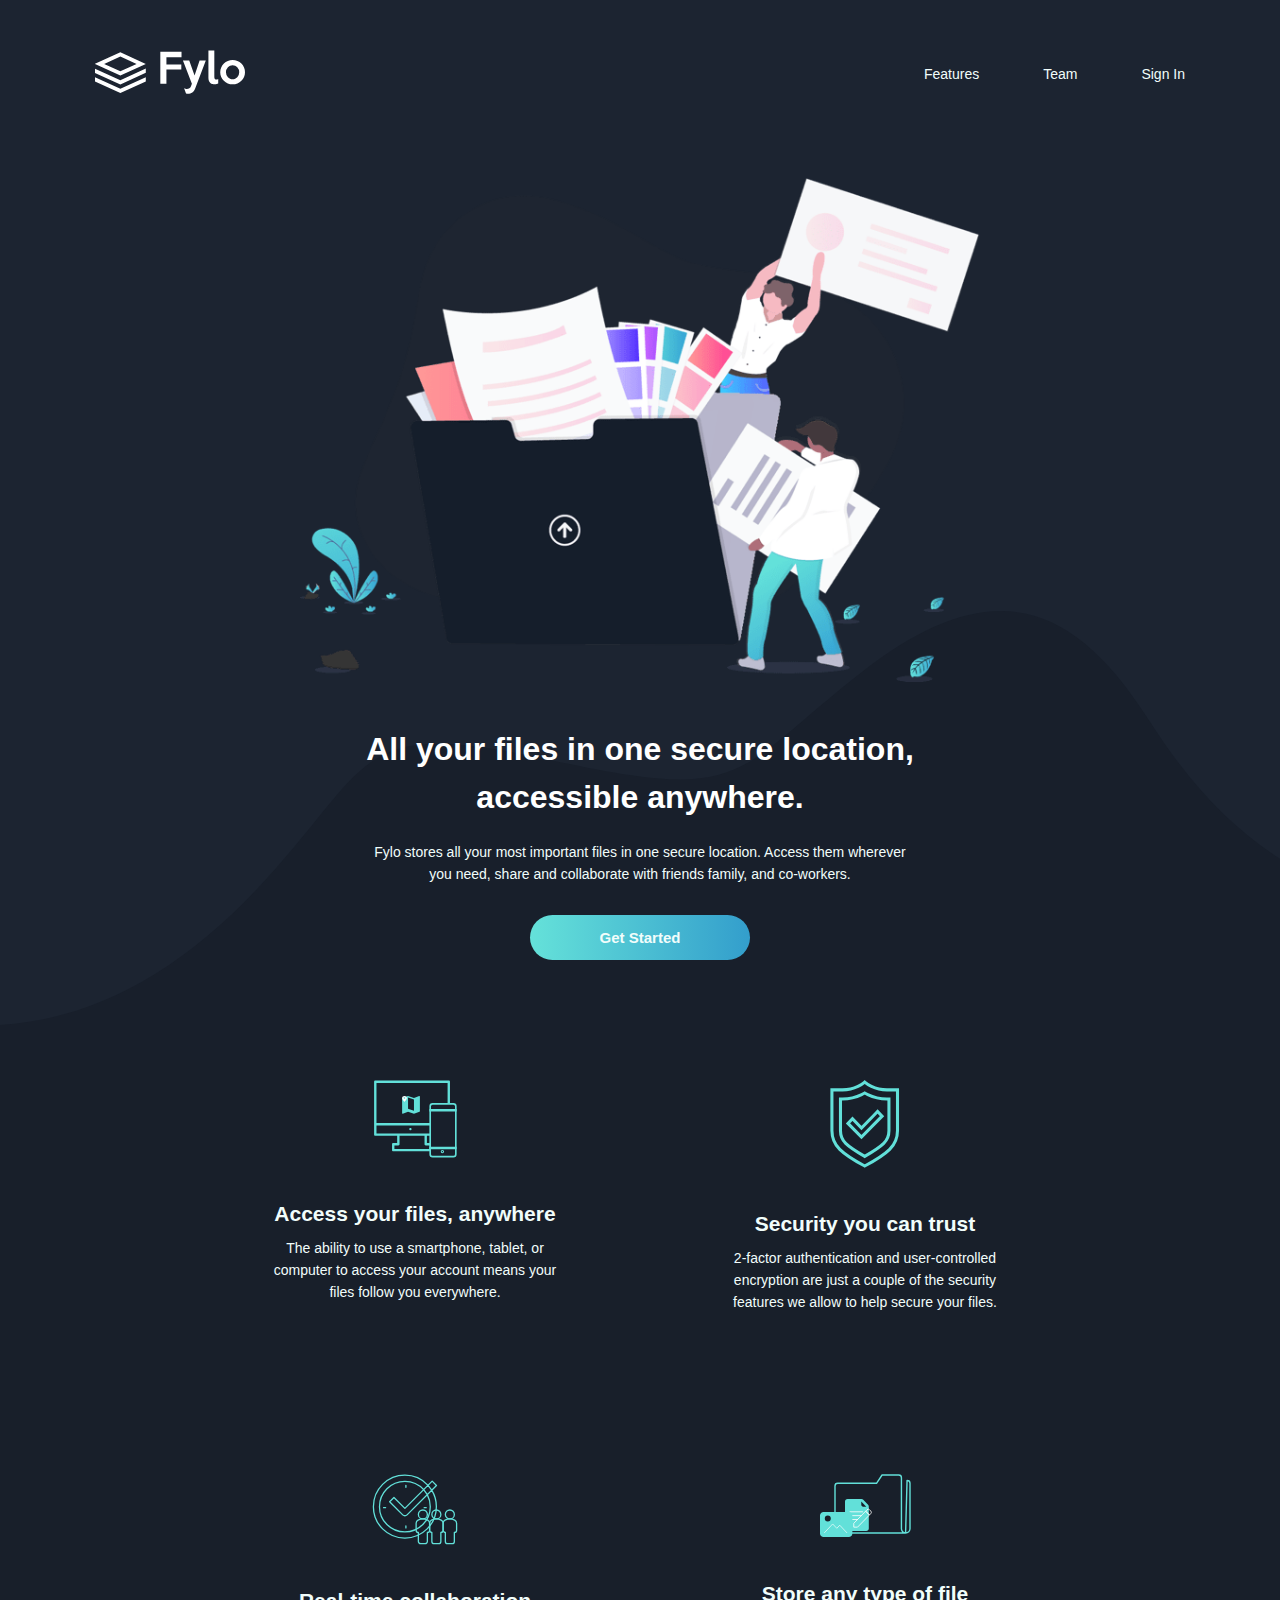
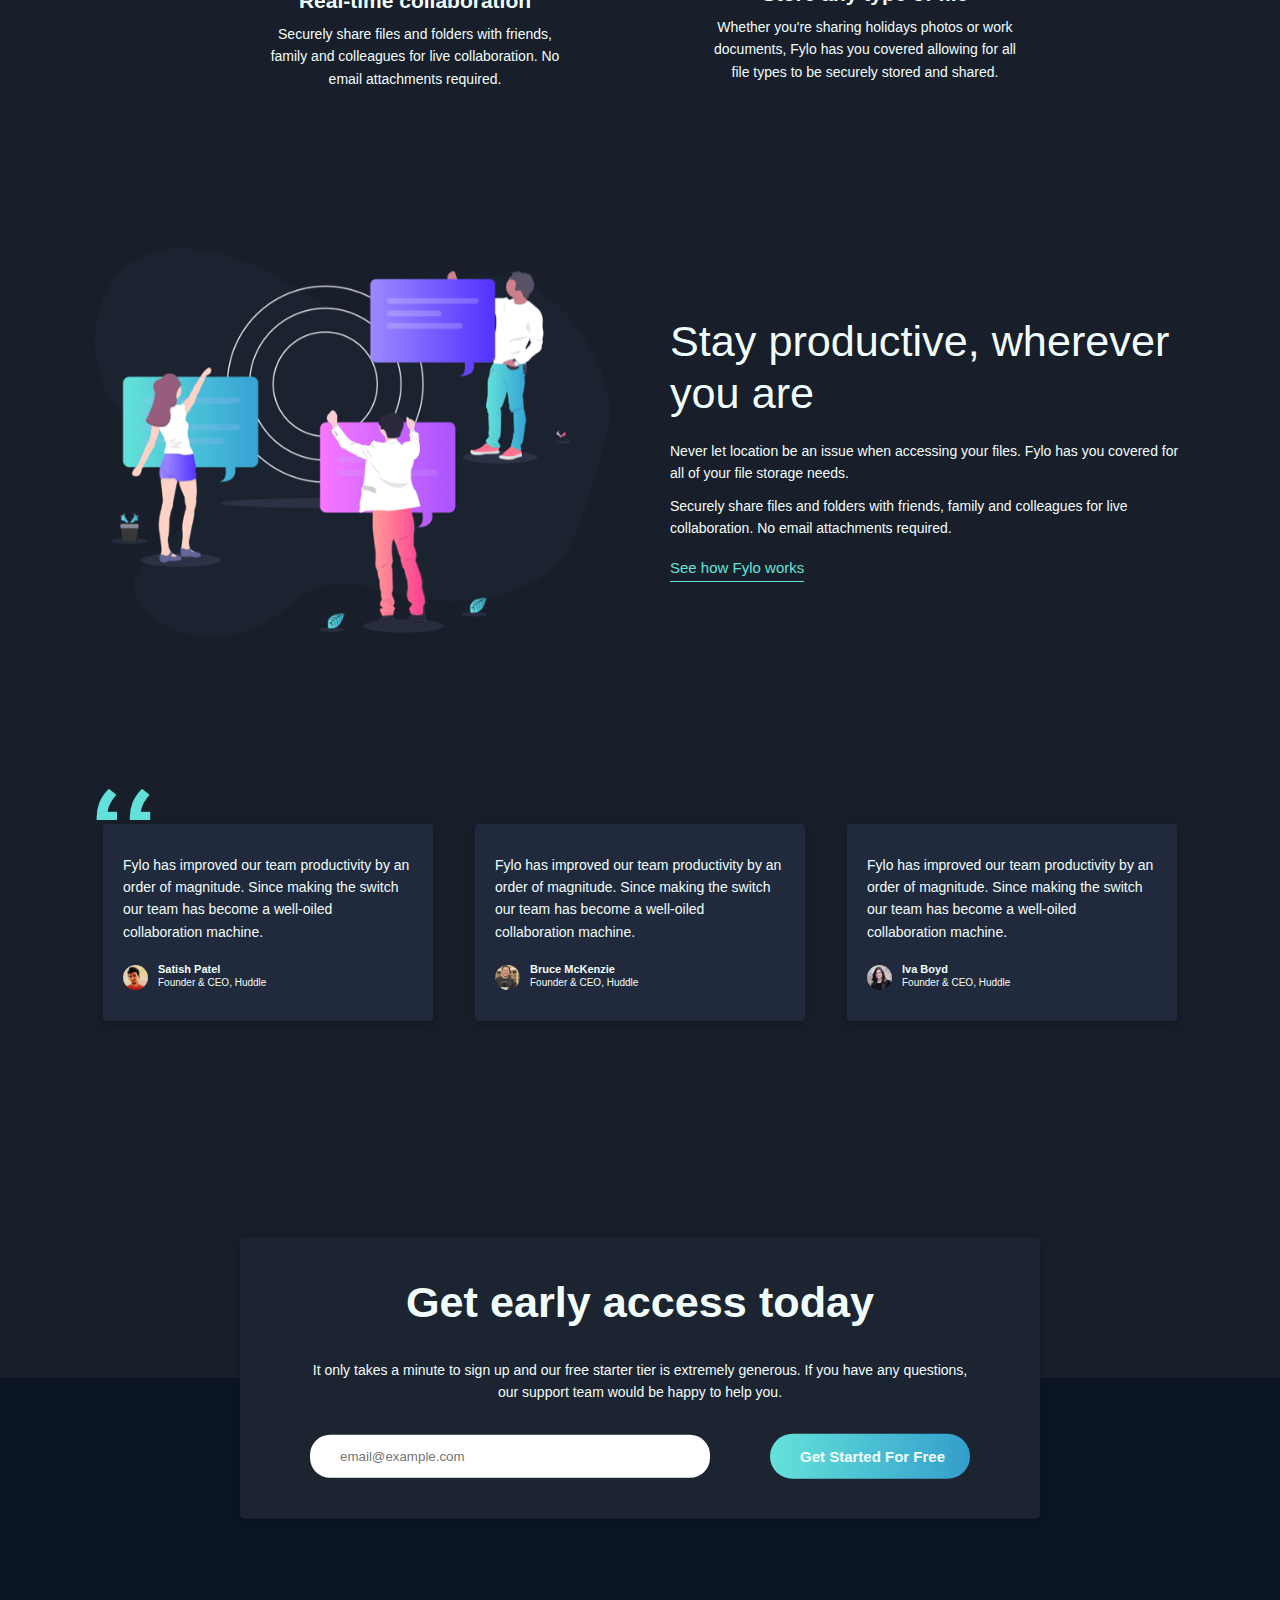
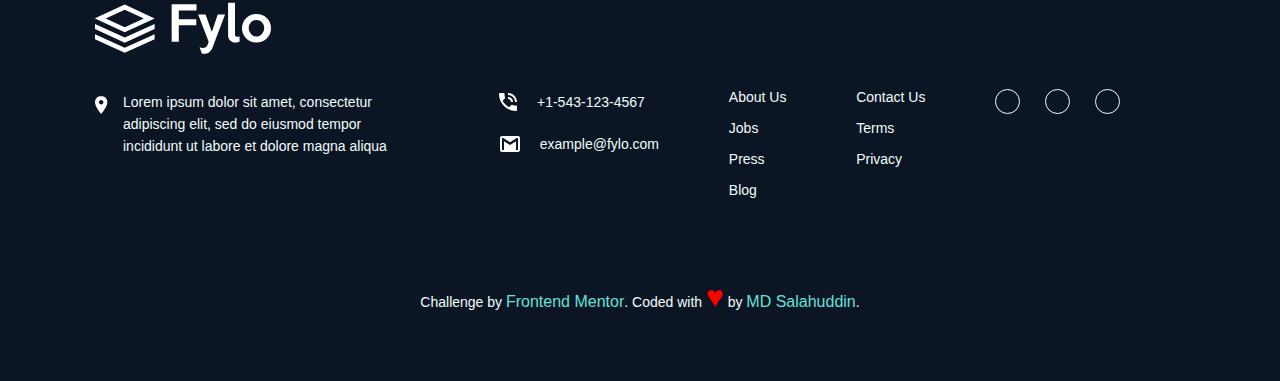
<file: fylo-dark-theme/index.html>
<!DOCTYPE html>
<html lang="en">
  <head>
    <meta charset="UTF-8" />
    <meta name="viewport" content="width=device-width, initial-scale=1.0" />
    <!-- displays site properly based on user's device -->

    <link
      rel="icon"
      type="image/png"
      sizes="32x32"
      href="./images/favicon-32x32.png"
    />
    <!-- Font Awesome CDN -->
    <link
      rel="stylesheet"
      href="https://cdnjs.cloudflare.com/ajax/libs/font-awesome/5.15.1/css/all.min.css"
      integrity="sha512-+4zCK9k+qNFUR5X+cKL9EIR+ZOhtIloNl9GIKS57V1MyNsYpYcUrUeQc9vNfzsWfV28IaLL3i96P9sdNyeRssA=="
      crossorigin="anonymous"
    />
    <!-- Utilities CSS -->
    <link rel="stylesheet" href="./css/utilities.css" />
    <!-- Custom CSS -->
    <link rel="stylesheet" href="./css/style.css" />

    <title>
      Frontend Mentor | Fylo landing page with dark theme and features grid
    </title>

    <!-- Feel free to remove these styles or customise in your own stylesheet 👍 -->
    <style>
      .attribution {
        font-size: 14px;
        text-align: center;
      }
      .attribution a {
        color: var(--cayan);
        font-size: 16px;
      }
      .attribution .love {
        font-size: 30px;
        color: red;
      }
    </style>
  </head>
  <body>
    <!-- Header Starts -->
    <header>
      <div class="navbar">
        <div class="container flex">
          <a href="index.html" class="logo"
            ><img src="./images/logo.svg" alt="fylo-logo"
          /></a>
          <nav>
            <ul>
              <li><a href="#">features</a></li>
              <li><a href="#">team</a></li>
              <li><a href="#">sign in</a></li>
            </ul>
          </nav>
        </div>
      </div>
      <div class="intro">
        <div class="intro-img">
          <img
            src="./images/illustration-intro.png"
            alt="intro image"
            class="intro-img"
          />
        </div>
        <div class="intro-content">
          <h1 class="text-light md">
            All your files in one secure location, accessible anywhere.
          </h1>
          <p>
            Fylo stores all your most important files in one secure location.
            Access them wherever you need, share and collaborate with friends
            family, and co-workers.
          </p>
          <button class="btn">Get Started</button>
        </div>
      </div>
    </header>
    <!-- Header Ends -->

    <main>
      <!-- Features Section Starts -->
      <section class="features">
        <div class="container">
          <div class="features-items">
            <div class="single-feature">
              <img
                src="./images/icon-access-anywhere.svg"
                alt="icon-access-anywhere"
                class="feature-img"
              />
              <h2>Access your files, anywhere</h2>
              <p>
                The ability to use a smartphone, tablet, or computer to access
                your account means your files follow you everywhere.
              </p>
            </div>

            <div class="single-feature">
              <img
                src="./images/icon-security.svg"
                alt="icon-access-anywhere"
                class="feature-img"
              />
              <h2>Security you can trust</h2>
              <p>
                2-factor authentication and user-controlled encryption are just
                a couple of the security features we allow to help secure your
                files.
              </p>
            </div>

            <div class="single-feature">
              <img
                src="./images/icon-collaboration.svg"
                alt="icon-access-anywhere"
                class="feature-img"
              />
              <h2>Real-time collaboration</h2>
              <p>
                Securely share files and folders with friends, family and
                colleagues for live collaboration. No email attachments
                required.
              </p>
            </div>

            <div class="single-feature">
              <img
                src="./images/icon-any-file.svg"
                alt="icon-access-anywhere"
                class="feature-img"
              />
              <h2>Store any type of file</h2>
              <p>
                Whether you're sharing holidays photos or work documents, Fylo
                has you covered allowing for all file types to be securely
                stored and shared.
              </p>
            </div>
          </div>
        </div>
      </section>
      <!-- Features Section Ends -->

      <!-- Stay Productive Section Starts -->
      <section class="stay-productive py-4">
        <div class="container grid">
          <div class="stay-productive-img">
            <img
              src="./images/illustration-stay-productive.png"
              alt="stay-productive"
            />
          </div>
          <div class="stay-productive-content">
            <h1 class="lg">Stay productive, wherever you are</h1>
            <p>
              Never let location be an issue when accessing your files. Fylo has
              you covered for all of your file storage needs.
            </p>
            <p>
              Securely share files and folders with friends, family and
              colleagues for live collaboration. No email attachments required.
            </p>
            <a href="#"
              >See how Fylo works <i class="fas fa-arrow-circle-right"></i
            ></a>
          </div>
        </div>
      </section>
      <!-- Stay Productive Section Ends -->

      <!-- Testimonial Section Starts -->
      <section class="testimonial">
        <div class="container">
          <div class="testimonial-cards flex">
            <div class="testimonial-card card">
              <p>
                Fylo has improved our team productivity by an order of
                magnitude. Since making the switch our team has become a
                well-oiled collaboration machine.
              </p>
              <div class="user">
                <img src="./images/profile-1.jpg" alt="patel" />
                <div class="user-info">
                  <h4 class="name">Satish Patel</h4>
                  <p class="title">Founder & CEO, Huddle</p>
                </div>
              </div>
            </div>

            <div class="testimonial-card card">
              <p>
                Fylo has improved our team productivity by an order of
                magnitude. Since making the switch our team has become a
                well-oiled collaboration machine.
              </p>
              <div class="user">
                <img src="./images/profile-2.jpg" alt="bruce" />
                <div class="user-info">
                  <h4 class="name">Bruce McKenzie</h4>
                  <p class="title">Founder & CEO, Huddle</p>
                </div>
              </div>
            </div>

            <div class="testimonial-card card">
              <p>
                Fylo has improved our team productivity by an order of
                magnitude. Since making the switch our team has become a
                well-oiled collaboration machine.
              </p>
              <div class="user">
                <img src="./images/profile-3.jpg" alt="iva" />
                <div class="user-info">
                  <h4 class="name">Iva Boyd</h4>
                  <p class="title">Founder & CEO, Huddle</p>
                </div>
              </div>
            </div>
          </div>
        </div>
      </section>
      <!-- Testimonial Section Ends -->
      <!-- Call To Action Section Starts -->
      <section class="call-to-action">
        <div class="call-to-action-container">
          <h2 class="lg">Get early access today</h2>
          <p>
            It only takes a minute to sign up and our free starter tier is
            extremely generous. If you have any questions, our support team
            would be happy to help you.
          </p>
          <form>
            <label class="hidden" for="email">Label for email</label>
            <input
              type="email"
              name="email"
              placeholder="email@example.com"
              id="email"
            />
            <input type="submit" class="btn" value="Get Started For Free" />
          </form>
        </div>
      </section>
      <!-- Call To Action Section Ends -->
    </main>
    <!-- Footer Starts -->
    <footer>
      <div class="container">
        <div class="footer-logo my-2">
          <img src="./images/logo.svg" alt="fylo logo" />
        </div>
        <div class="footer-content">
          <div class="address">
            <img src="./images/icon-location.svg" alt="location" />
            <p>
              Lorem ipsum dolor sit amet, consectetur adipiscing elit, sed do
              eiusmod tempor incididunt ut labore et dolore magna aliqua
            </p>
          </div>
          <div class="contact-info">
            <div class="flex">
              <img src="./images/icon-phone.svg" alt="phone" />
              <p>+1-543-123-4567</p>
            </div>
            <div class="flex">
              <img src="./images/icon-email.svg" alt="email" />
              <p>example@fylo.com</p>
            </div>
          </div>
          <div class="footer-nav-line-1">
            <ul>
              <li><a href="#">about us</a></li>
              <li><a href="#">jobs</a></li>
              <li><a href="#">press</a></li>
              <li><a href="#">blog</a></li>
            </ul>
          </div>
          <div class="footer-nav-line-2">
            <ul>
              <li><a href="#">contact us</a></li>
              <li><a href="#">terms</a></li>
              <li><a href="#">privacy</a></li>
            </ul>
          </div>
          <div class="social-links">
            <ul>
              <li>
                <a href="#"><i class="fab fa-facebook-f"></i></a>
              </li>
              <li>
                <a href="#"><i class="fab fa-twitter"></i></a>
              </li>
              <li>
                <a href="#"><i class="fab fa-instagram"></i></a>
              </li>
            </ul>
          </div>
        </div>
      </div>
      <p class="attribution">
        Challenge by
        <a href="https://www.frontendmentor.io?ref=challenge" target="_blank"
          >Frontend Mentor</a
        >. Coded with <span class="love">&hearts;</span> by
        <a href="#">MD Salahuddin</a>.
      </p>
    </footer>
    <!-- Footer Ends -->
  </body>
</html>
</file>
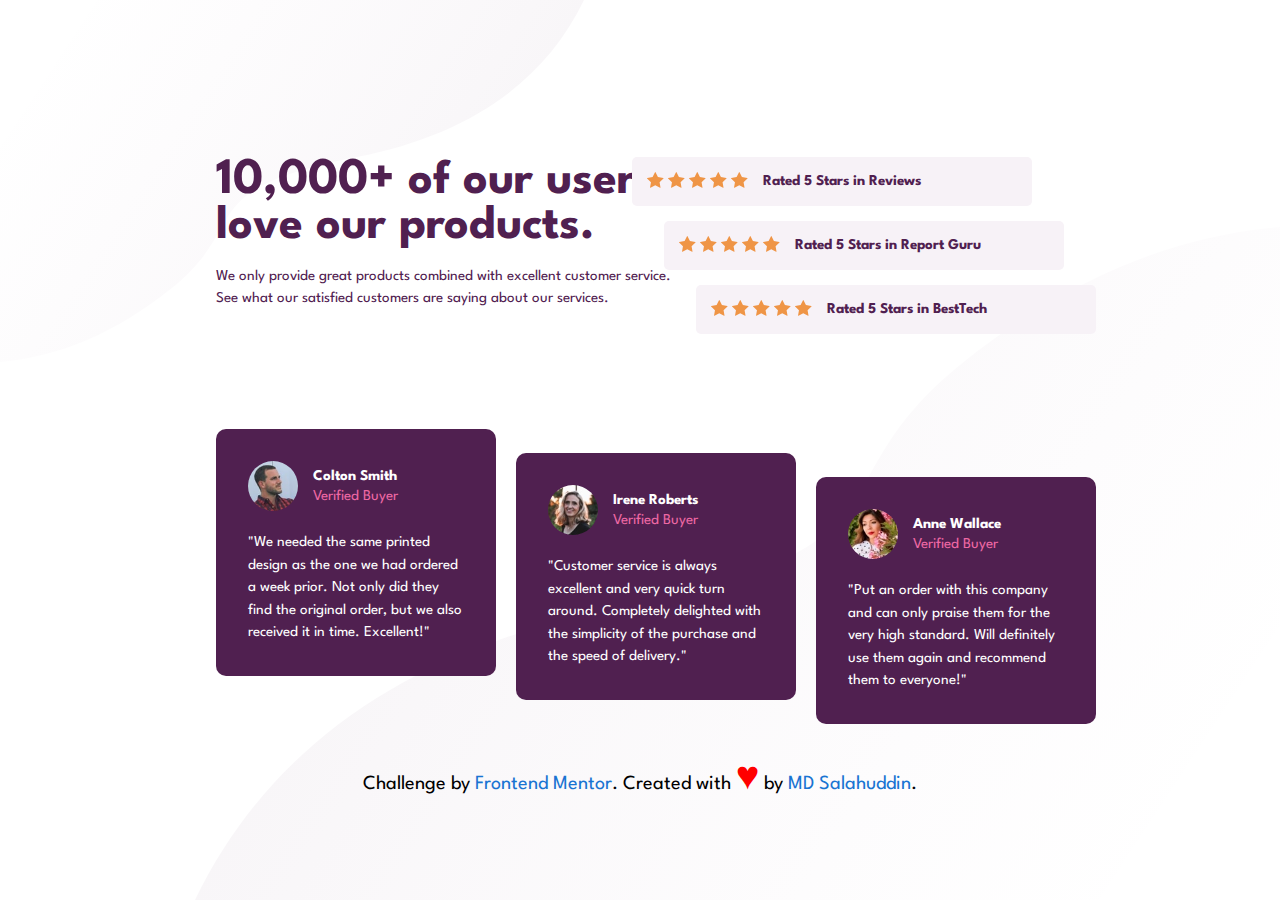
<file: social-proof-section/social-proof-section/index.html>
<!DOCTYPE html>
<html lang="en">
	<head>
		<meta charset="UTF-8" />
		<meta name="viewport" content="width=device-width, initial-scale=1.0" />
		<!-- displays site properly based on user's device -->

		<link
			rel="icon"
			type="image/png"
			sizes="32x32"
			href="./images/favicon-32x32.png"
		/>
		<title>Frontend Mentor | Social proof section</title>
		<link rel="stylesheet" href="./style.css" />
		<!-- Feel free to remove these styles or customise in your own stylesheet 👍 -->
		<style>
			.attribution {
				font-size: 20px;
				text-align: center;
			}
			.attribution span.love {
				color: red;
				font-size: 40px;
			}
			.attribution a {
				color: #1974d2;
				text-decoration: none;
			}
			.attribution a:hover {
				text-decoration: underline;
			}
		</style>
	</head>
	<body>
		<main>
			<div class="container">
				<section class="review">
					<!--  Review Info satarts -->
					<div class="review-info">
						<div class="review-text">
							<h1>
								<span class="lg">10,000+</span> of our users love our products.
							</h1>
							<p>
								We only provide great products combined with excellent customer
								service. See what our satisfied customers are saying about our
								services.
							</p>
						</div>
						<div class="ratings">
							<div class="rating-item">
								<div class="stars">
									<img src="./images/icon-star.svg" alt="star" class="star" />
									<img src="./images/icon-star.svg" alt="star" class="star" />
									<img src="./images/icon-star.svg" alt="star" class="star" />
									<img src="./images/icon-star.svg" alt="star" class="star" />
									<img src="./images/icon-star.svg" alt="star" class="star" />
								</div>
								<p class="rating-title">Rated 5 Stars in Reviews</p>
							</div>
							<div class="rating-item">
								<div class="stars">
									<img src="./images/icon-star.svg" alt="star" class="star" />
									<img src="./images/icon-star.svg" alt="star" class="star" />
									<img src="./images/icon-star.svg" alt="star" class="star" />
									<img src="./images/icon-star.svg" alt="star" class="star" />
									<img src="./images/icon-star.svg" alt="star" class="star" />
								</div>
								<p class="rating-title">Rated 5 Stars in Report Guru</p>
							</div>
							<div class="rating-item">
								<div class="stars">
									<img src="./images/icon-star.svg" alt="star" class="star" />
									<img src="./images/icon-star.svg" alt="star" class="star" />
									<img src="./images/icon-star.svg" alt="star" class="star" />
									<img src="./images/icon-star.svg" alt="star" class="star" />
									<img src="./images/icon-star.svg" alt="star" class="star" />
								</div>
								<p class="rating-title">Rated 5 Stars in BestTech</p>
							</div>
						</div>
					</div>
					<!-- Review Info Ends -->

					<!-- Testimonial Starts -->
					<div class="testimonial">
						<div class="cards">
							<div class="card-item">
								<div class="user-info">
									<img
										src="./images/image-colton.jpg"
										alt="image of Colton"
										class="user-img"
									/>
									<div class="user-info-text">
										<p class="user-name">Colton Smith</p>
										<span class="user-title">Verified Buyer</span>
									</div>
								</div>
								<div class="user-quote">
									<p>
										"We needed the same printed design as the one we had ordered
										a week prior. Not only did they find the original order, but
										we also received it in time. Excellent!"
									</p>
								</div>
							</div>

							<div class="card-item">
								<div class="user-info">
									<img
										src="./images/image-irene.jpg"
										alt="image of Irene"
										class="user-img"
									/>
									<div class="user-info-text">
										<p class="user-name">Irene Roberts</p>
										<span class="user-title">Verified Buyer</span>
									</div>
								</div>
								<div class="user-quote">
									<p>
										"Customer service is always excellent and very quick turn
										around. Completely delighted with the simplicity of the
										purchase and the speed of delivery."
									</p>
								</div>
							</div>

							<div class="card-item">
								<div class="user-info">
									<img
										src="./images/image-anne.jpg"
										alt="image of Anne"
										class="user-img"
									/>
									<div class="user-info-text">
										<p class="user-name">Anne Wallace</p>
										<span class="user-title">Verified Buyer</span>
									</div>
								</div>
								<div class="user-quote">
									<p>
										"Put an order with this company and can only praise them for
										the very high standard. Will definitely use them again and
										recommend them to everyone!"
									</p>
								</div>
							</div>
						</div>
					</div>
					<!-- Testimonial Ends -->
				</section>
			</div>
			<div class="attribution">
				Challenge by
				<a href="https://www.frontendmentor.io?ref=challenge" target="_blank"
					>Frontend Mentor</a
				>. Created with <span class="love">&hearts;</span> by
				<a href="https://www.facebook.com/mdsalahuddin46464" target="_blank"
					>MD Salahuddin</a
				>.
			</div>
		</main>
	</body>
</html>
</file>
<file: fylo-dark-theme/css/utilities.css>
/** @format */

.container {
	max-width: 1170px;
	margin: 0 auto;
	overflow: auto;
	padding: 0 40px;
}
@media screen and (max-width: 420px) {
	.container {
		padding: 0 15px;
	}
}
.card {
	background-color: var(--dark-blue-4);
	color: var(--white);
	border-radius: 4px;
	box-shadow: 0 3px 10px rgba(0, 0, 0, 0.2);
	padding: 20px;
}

.btn {
	display: inline-block;
	padding: 14px 30px;
	width: 220px;
	border: 0;
	margin-top: 10px;
	border-radius: 30px;
	font-weight: 600;

	background: linear-gradient(to right, var(--cayan), var(--blue));
	color: var(--white);
	cursor: pointer;
}
.btn:hover {
	background: var(--cayan);
}
.btn-outline {
	background: transparent;
	border: 1px solid #fff;
}
/* Backgrounds & colored buttons */
.bg-primary,
.btn-primary {
	background-color: var(--primary-color);
	color: #fff;
}
.btn-secondary,
.bg-secondary {
	background-color: var(--secondary-color);
}
.bg-dark,
.btn-dark {
	background-color: var(--dark-color);
}
.bg-primary a,
.btn-primary a,
.bg-secondary a,
.btn-secondary a,
.bg-dark a,
.btn-dark a {
	color: #fff;
}

/* Text colors */
.text-primary {
	color: var(--primary-color);
}
.text-secondary {
	color: var(--secondary-color);
}
.text-dark {
	color: #000;
}
.text-light {
	color: #fff;
}
/* Text sizes */
.lead {
	font-size: 20px;
}
.sm {
	font-size: 1rem;
}

.md {
	font-size: 2rem;
}

.lg {
	font-size: 2.7rem;
}

.xl {
	font-size: 4rem;
}

.text-center {
	text-align: center;
}

/* Layout */
.flex {
	display: flex;
	align-items: center;
	justify-content: center;
	height: 100%;
}
.grid {
	display: grid;
	grid-template-columns: repeat(2, 1fr);
	gap: 20px;
	justify-content: center;
	align-items: center;
	height: 100%;
}
.grid-3 {
	grid-template-columns: repeat(3, 1fr);
}
.hidden {
	display: none;
}
/* Margin */
.my-1 {
	margin: 1rem 0;
}

.my-2 {
	margin: 1.5rem 0;
}

.my-3 {
	margin: 2rem 0;
}

.my-4 {
	margin: 3rem 0;
}

.my-5 {
	margin: 4rem 0;
}

.m-1 {
	margin: 1rem;
}

.m-2 {
	margin: 1.5rem;
}

.m-3 {
	margin: 2rem;
}

.m-4 {
	margin: 3rem;
}

.m-5 {
	margin: 4rem;
}

/* Padding */
.py-1 {
	padding: 1rem 0;
}

.py-2 {
	padding: 1.5rem 0;
}

.py-3 {
	padding: 2rem 0;
}

.py-4 {
	padding: 3rem 0;
}

.py-5 {
	padding: 4rem 0;
}

.p-1 {
	padding: 1rem;
}

.p-2 {
	padding: 1.5rem;
}

.p-3 {
	padding: 2rem;
}

.p-4 {
	padding: 3rem;
}

.p-5 {
	padding: 4rem;
}
</file>
<file: fylo-dark-theme/css/style.css>
/** @format */

:root {
	--primary-color: hsl(218, 28%, 13%);
	--secondary-color: hsl(217, 28%, 15%);
	--dark-blue-1: hsl(217, 28%, 15%);
	--dark-color: hsl(217, 28%, 15%);
	--dark-blue-2: hsl(218, 28%, 13%);
	--dark-blue-3: hsl(216, 53%, 9%);
	--dark-blue-4: hsl(219, 30%, 18%);
	--cayan: hsl(176, 68%, 64%);
	--blue: hsl(198, 60%, 50%);
	--white: hsl(170, 80%, 97%);
}
@import url('https://fonts.googleapis.com/css2?family=Open+Sans:wght@400;700&family=Raleway:wght@400;700&display=swap');
* {
	margin: 0;
	padding: 0;
	box-sizing: border-box;
}
body {
	font-family: 'Open Sans', sans-serif;
	font-size: 14px;
	color: var(--white);
}

ul {
	list-style-type: none;
}

a {
	text-decoration: none;
}

h1,
h2 {
	font-family: 'Raleway', sans-serif;
	line-height: 1.2;
	margin: 10px 0;
}

p {
	margin: 10px 0;
	color: var(--white);
	line-height: 1.6;
}

img {
	max-width: 100%;
}
.btn {
	font-family: 'Raleway', sans-serif;
	font-size: 15px;
}
button:focus,
input:focus {
	outline: 0;
}
/* Header Style */
header {
	padding: 50px 0;
	background-color: var(--dark-blue-1);
	background-image: url('../images/bg-curvy-desktop.svg');
	background-repeat: no-repeat;
	background-position: left bottom;
}
@media screen and (max-width: 376px) {
	header {
		background-image: url('../images/bg-curvy-mobile.svg');
	}
}
/* Navbar Styling  */
.navbar .logo img {
	width: 150px;
}
.navbar .container.flex {
	justify-content: space-between;
}
.navbar ul {
	display: flex;
}
.navbar ul li {
	margin-right: 4rem;
}
.navbar ul li:last-child {
	margin-right: 0;
}
.navbar a {
	font-family: 'Raleway', sans-serif;
	color: var(--white);
	text-transform: capitalize;
	transition: font-weight 0.3s;
}
.navbar a:hover {
	font-weight: bold;
	text-decoration: underline;
}
main {
	background: var(--dark-blue-2);
}
/* Intro Styling  */
.intro {
	text-align: center;
	padding: 50px 0;
}

.intro .intro-img {
	width: 85%;
	max-width: 800px;
	padding-top: 15px;
	margin: 0 auto;
	margin-bottom: 20px;
}
.intro .intro-content {
	width: 80%;
	max-width: 550px;
	margin: 0 auto;
}

.intro-content h1 {
	line-height: 1.5;
	font-weight: 700;
	margin-bottom: 20px;
}

.intro-content p {
	color: var(--white);
	margin-bottom: 20px;
}

/* Responsive Header Section */
@media screen and (max-width: 768px) {
	.navbar .logo {
		width: 100px;
	}
	.navbar ul li {
		margin-right: 2rem;
	}

}
@media screen and (max-width: 480px) {
	.navbar ul li {
		margin-right: 1rem;
	}
}
/* Feature Section Styling */

/* Feature Items Styling */
.features-items {
	max-width: 800px;
	margin: 0 auto;
	display: grid;
	grid-template-columns: repeat(2, 350px);
	gap: 30px;
	justify-content: space-between;
}
.single-feature {
	text-align: center;
	margin-bottom: 80px;
	padding: 20px;
}
.single-feature img {
	margin-bottom: 30px;
}
/* Respnsive Features Section */
@media screen and (max-width: 800px) {
	.features-items {
		grid-template-columns: 350px;
		justify-content: center;
	}
}
/* Stay Productive Styling */
.stay-productive .grid {
	gap: 60px;
	padding-bottom: 100px;
}
.stay-productive-img {
	text-align: center;
}
.stay-productive-content h1 {
	font-weight: 500;
	margin-bottom: 20px;
}

.stay-productive-content a {
	display: inline-block;
	font-size: 15px;
	color: var(--cayan);
	padding-bottom: 5px;
	border-bottom: 1px solid var(--cayan);
	margin-top: 10px;
	transition: all 0.3s;
}
.stay-productive-content a i {
	font-size: 12px;
}
.stay-productive-content a:hover {
	color: var(--white);
	border-bottom: 1px solid var(--white);
}
/* Responsive Stay Productive Secton */
@media screen and (max-width: 800px) {
	.stay-productive .grid {
		grid-template-columns: 1fr;
	}
	.stay-productive-content h1 {
		font-size: 2.5rem;
	}
}
@media screen and (max-width: 420px) {
	.stay-productive-content h1 {
		font-size: 1.5rem;
	}
}
/* Testimonial Styling */

.testimonial-cards {
	padding: 35px 8px;
	background-repeat: no-repeat;
	background-position: left top;
}
.testimonial-cards.flex {
	flex-wrap: wrap;
	justify-content: space-between;
}
.testimonial-card {
	flex-basis: 330px;
	margin-bottom: 40px;
}
.testimonial-card:first-child {
	position: relative;
}
.testimonial-card:first-child::before {
	content: ' ';
	height: 32px;
	width: 55px;
	background-image: url('../images/bg-quotes.png');
	background-repeat: no-repeat;
	position: absolute;
	top: -18%;
	left: -2%;
}
.testimonial-card .user {
	display: flex;
	align-items: center;
	justify-content: start;
	padding: 10px 0;
}
.testimonial-card .user img {
	width: 25px;
	height: 25px;
	border-radius: 50%;
	margin-right: 10px;
}
.testimonial-card .user .user-info h4 {
	font-size: 11px;
}
.testimonial-card .user .user-info p.title {
	margin: 0;
	font-size: 10px;
}
/* Responsive Testimonial Section */
@media screen and (max-width: 1120px) {
	.testimonial-cards.flex {
		justify-content: center;
	}
	.testimonial-card {
		margin: 20px;
	}
}
@media screen and (max-width: 840px) {
	.testimonial-card {
		margin: 0 15px 15px 0;
	}
	.testimonial-card:nth-child(2) {
		margin-right: 0;
	}
}
@media screen and (max-width: 756px) {
	.testimonial-card {
		margin: 20px 0;
	}
}
/* Call To Action Styling */

.call-to-action-container {
	width: 90%;
	max-width: 800px;
	background: var(--dark-blue-1);
	box-shadow: 0 3px 10px rgba(0, 0, 0, 0.2);
	border-radius: 5px;
	margin: 0 auto;
	text-align: center;
	padding: 30px 70px;
	transform: translate(0%, 50%);
}

.call-to-action-container h2 {
	font-weight: 600;
	margin-bottom: 30px;
}
.call-to-action-container p {
	margin-bottom: 20px;
}
.call-to-action-container form {
	display: flex;
	align-items: center;
	justify-content: space-between;
	padding-bottom: 10px;
}
.call-to-action-container form .btn {
	width: 200px;
}
.call-to-action-container form input[type='email'] {
	width: 100%;
	max-width: 400px;
	border: 0;
	margin-top: 10px;
	padding: 14px 30px;
	border-radius: 20px;
}
/* Responsive Call To Action Section */
@media screen and (max-width: 830px) {
	.call-to-action-container h2 {
		font-size: 2rem;
	}
	.call-to-action-container form {
		flex-direction: column;
	}
	.call-to-action-container form input[type='email'] {
		max-width: unset;
		width: 90%;
		margin-bottom: 10px;
	}
	.call-to-action-container form .btn {
		width: 90%;
	}
}
@media screen and (max-width: 480px) {
	.call-to-action-container {
		padding: 30px 30px;
	}
	.call-to-action-container h2 {
		font-size: 1.5rem;
	}
	.call-to-action-container form input[type='email'] {
		width: 95%;
		margin-bottom: 10px;
	}
	.call-to-action-container form .btn {
		width: 95%;
	}
}
/* Footer Styling */
footer {
	background-color: var(--dark-blue-3);
	padding: 200px 0 50px 0;
	overflow: hidden;
}
.footer-content {
	display: grid;
	grid-template-areas: 'address contact footer-nav-1 footer-nav-2 social-links';
	gap: 30px;
	place-items: flex-start;
	padding-bottom: 50px;
}

.address {
	display: flex;
	align-items: flex-start;
	grid-area: address;
	max-width: 320px;
}
.address img {
	display: inline-block;
	margin: 15px 15px 0 0;
}
.contact-info {
	grid-area: contact;
}
.contact-info .flex img {
	margin-right: 20px;
}
.contact-info .flex:last-child {
	margin-left: 15px;
}
.footer-nav-line-1 {
	grid-area: footer-nav-1;
}
.footer-nav-line-2 {
	grid-area: footer-nav-2;
}
.footer-nav-line-1 ul li,
.footer-nav-line-2 ul li {
	margin: 8px 0 15px 0;
}
.footer-nav-line-1 ul li a,
.footer-nav-line-2 ul li a {
	display: block;
	text-transform: capitalize;
	color: var(--white);
	transition: font-weight 0.3s;
}
.footer-nav-line-1 ul li a:hover,
.footer-nav-line-2 ul li a:hover {
	font-weight: bold;
}
.social-links {
	grid-area: social-links;
}
.social-links ul {
	display: flex;
	margin-top: 8px;
}
.social-links ul li {
	margin-right: 25px;
	width: 25px;
	height: 25px;
	border-radius: 50%;
	display: flex;
	align-items: center;
	justify-content: center;
	border: 1px solid var(--white);
	transition: border 0.3s;
}
.social-links ul li:hover {
	border: 1px solid var(--cayan);
}
.social-links ul li a {
	font-size: 12px;
	color: var(--white);
	transition: color 0.3s;
}
.social-links ul li:hover a {
	color: var(--cayan);
}
/* Responsive Footer Section */
@media screen and (max-width: 980px) {
	footer {
		padding-top: 300px;
	}
	.footer-content {
		grid-template-areas:
			'address contact footer-nav-1 footer-nav-2'
			'social-links social-links social-links social-links';
	}
	.social-links {
		width: 100%;
	}
	.social-links ul {
		width: max-content;
		margin: 0 auto;
	}
}

@media screen and (max-width: 768px) {
	.footer-content {
		grid-template-columns: 1fr;
		grid-template-areas:
			'address'
			'contact'
			'footer-nav-1'
			'footer-nav-2'
			'social-links';
	}
	.footer-nav-line-1 ul li,
	.footer-nav-line-2 ul li {
		margin-left: 15px;
	}
}
</file>
<file: social-proof-section/social-proof-section/style.css>
@import url("https://fonts.googleapis.com/css2?family=Spartan:wght@400;500;700&display=swap");
:root {
  --primary-color: hsl(300, 43%, 22%);
  --secondary-color: hsl(333, 80%, 67%);
  --white: hsl(0, 0%, 100%);
  --grayish: hsl(300, 24%, 96%);
}
* {
  margin: 0;
  padding: 0;
  box-sizing: border-box;
}
body {
  font-family: "Spartan", sans-serif;
  background-color: var(--white);
  font-size: 15px;
  min-height: 100vh;
  display: grid;
  place-items: center;
  background-image: url("./images/bg-pattern-top-desktop.svg"),
    url("./images/bg-pattern-bottom-desktop.svg");
  background-repeat: no-repeat;
  background-position: left top, right bottom;
}

.container {
  width: 80%;
  margin: 0 auto;
  position: relative;
}
/* ##############
 Review Section Design
 ################ */
.review {
  display: grid;
  grid-template-rows: repeat(2, 300px);
  align-items: center;
  margin-bottom: 50px;
}

/* ##############
 Review Info
 ################ */
.review-info {
  display: grid;
  grid-template-columns: 480px 400px;
  justify-content: space-between;
}
.review-text h1 {
  font-size: 3rem;
  font-weight: 700;
  color: var(--primary-color);
  margin-bottom: 1rem;
}
.review-text h1 span.lg {
  font-size: 3.2rem;
}
.review-text p {
  line-height: 1.5;
  color: var(--primary-color);
}

.rating-item {
  background-color: var(--grayish);
  display: flex;
  justify-content: left;
  align-items: center;
  padding: 15px;
  margin-bottom: 15px;
  border-radius: 5px;
  position: relative;
}
.rating-item:nth-child(1) {
  right: 4rem;
}
.rating-item:nth-child(2) {
  right: 2rem;
}
.rating-item .stars {
  margin-right: 15px;
}
.rating-item p.rating-title {
  color: var(--primary-color);
  font-weight: 700;
}

.cards {
  display: grid;
  grid-template-columns: repeat(auto-fill, minmax(280px, 1fr));
  grid-template-rows: auto auto auto;
  column-gap: 20px;
}
.card-item {
  background-color: var(--primary-color);
  color: var(--white);
  height: fit-content;
  padding: 2rem;
  border-radius: 10px;
  display: grid;
  row-gap: 20px;
  grid-template-rows: auto 1fr;
  position: relative;
}
.card-item:nth-child(2) {
  top: 1.5rem;
}
.card-item:nth-child(3) {
  top: 3rem;
}
.card-item .user-info {
  display: flex;
  justify-content: left;
  align-items: center;
}
.card-item .user-info img {
  width: 50px;
  border-radius: 50%;
  margin-right: 15px;
}
.card-item .user-info .user-info-text p.user-name {
  font-weight: 700;
  margin-bottom: 6px;
}
.card-item .user-info .user-info-text span.user-title {
  color: var(--secondary-color);
}
.card-item .user-quote p {
  line-height: 1.5;
  font-weight: 400;
}

/* Responsive Design */
@media screen and (max-width: 1024px) {
  .container {
    width: 95%;
  }
  .review {
    grid-template-rows: repeat(2, 350px);
  }

  .testimonial {
    margin-bottom: 100px;
  }
  .attribution {
    margin-bottom: 50px;
  }
}
@media screen and (max-width: 992px) {
  .container {
    width: 80%;
  }
  .review {
    grid-template-rows: repeat(2, 1fr);
  }
  .review-info {
    grid-template-columns: 450px 300px;
    column-gap: 30px;
  }
  .rating-item {
    left: 0;
    flex-direction: column;
  }
  .rating-item .stars {
    margin-bottom: 10px;
  }
  .cards {
    row-gap: 20px;
    margin-bottom: 50px;
  }
  .card-item {
    position: static;
  }
  .attribution {
    margin-bottom: 50px;
  }
}
@media screen and (max-width: 768px) {
  body {
    background-image: url("./images/bg-pattern-top-mobile.svg"),
      url("./images/bg-pattern-bottom-mobile.svg");
    background-position: left top, right bottom;
  }
  .review {
    grid-template-rows: 1fr;
  }
  .review-info {
    grid-template-columns: 1fr;
    margin: 50px 0;
    text-align: center;
  }
  .review-text h1,
  p {
    margin-bottom: 30px;
  }
  .review-text h1 .ratings {
    margin: 20px 0;
  }
  .rating-item {
    left: 0;
  }
  .rating-item .rating-title {
    margin: 0;
  }
  .card-item {
    top: 0;
  }
}
</file>
